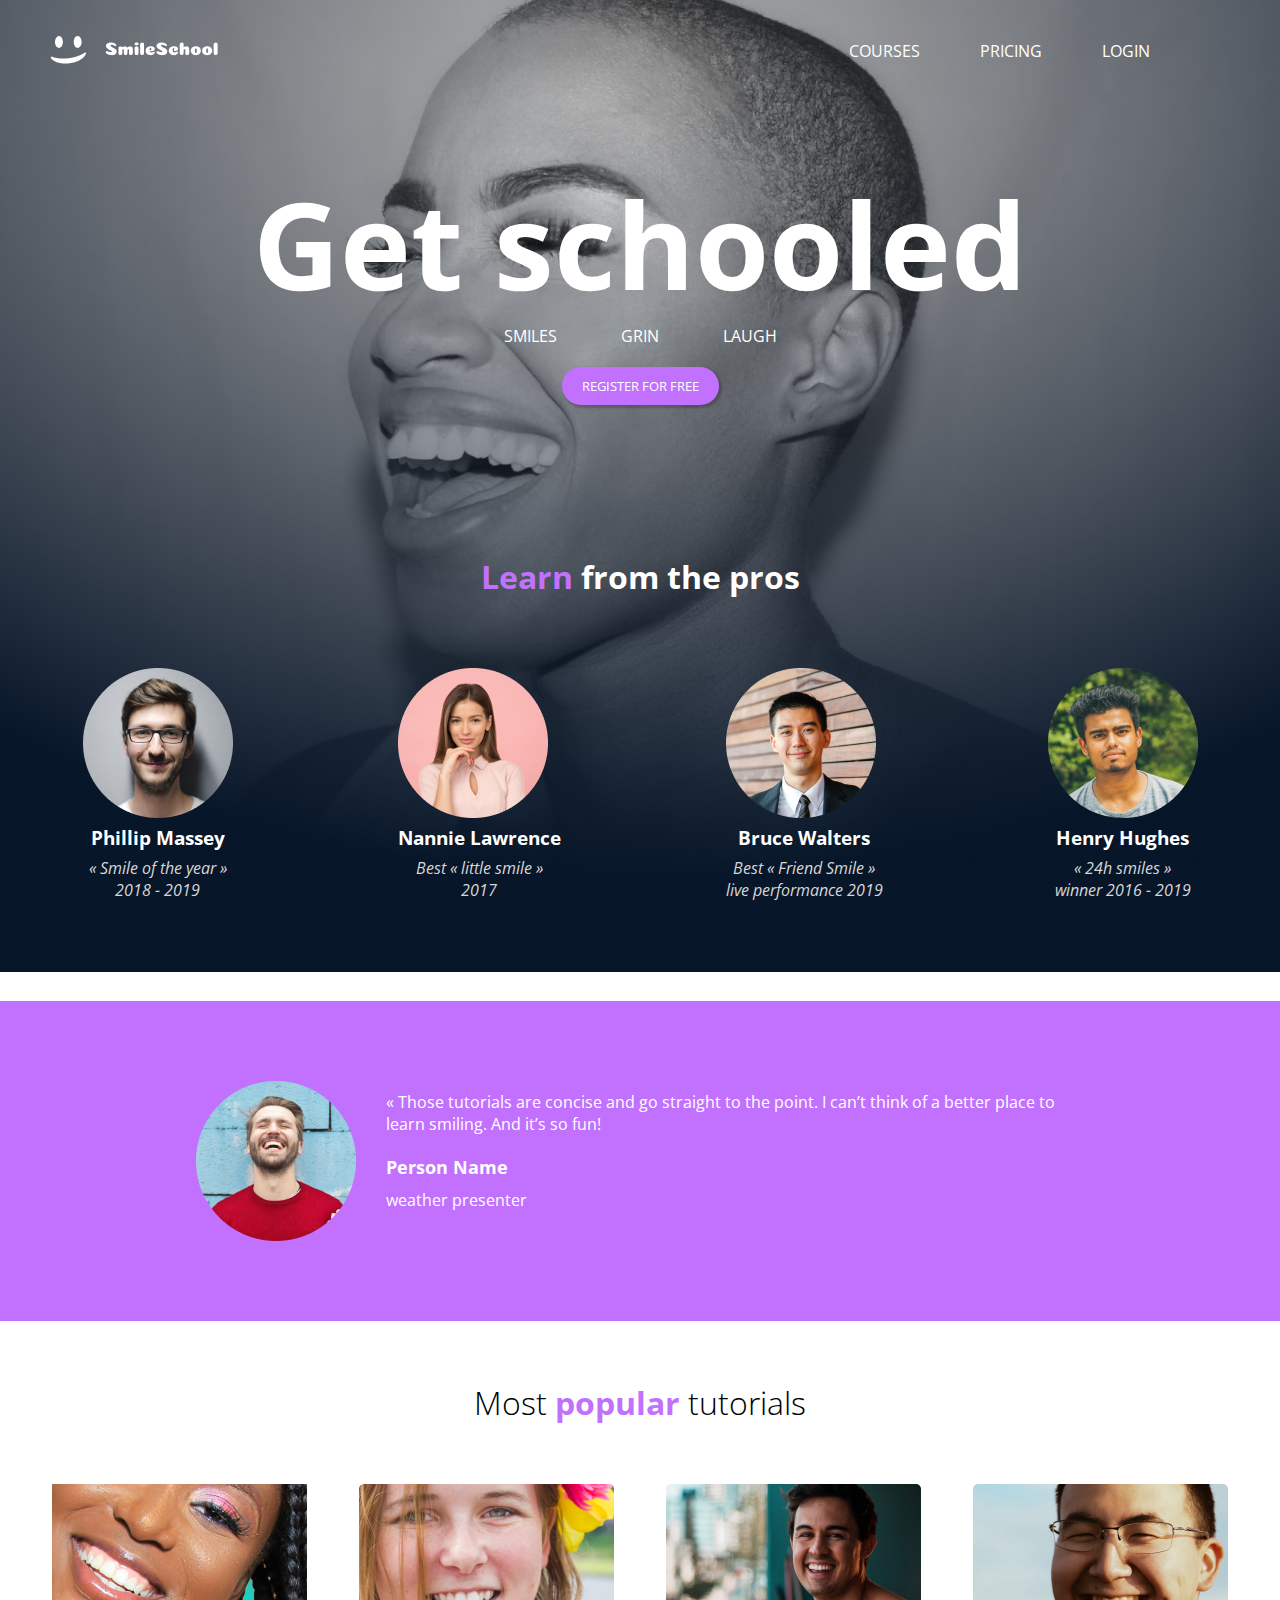
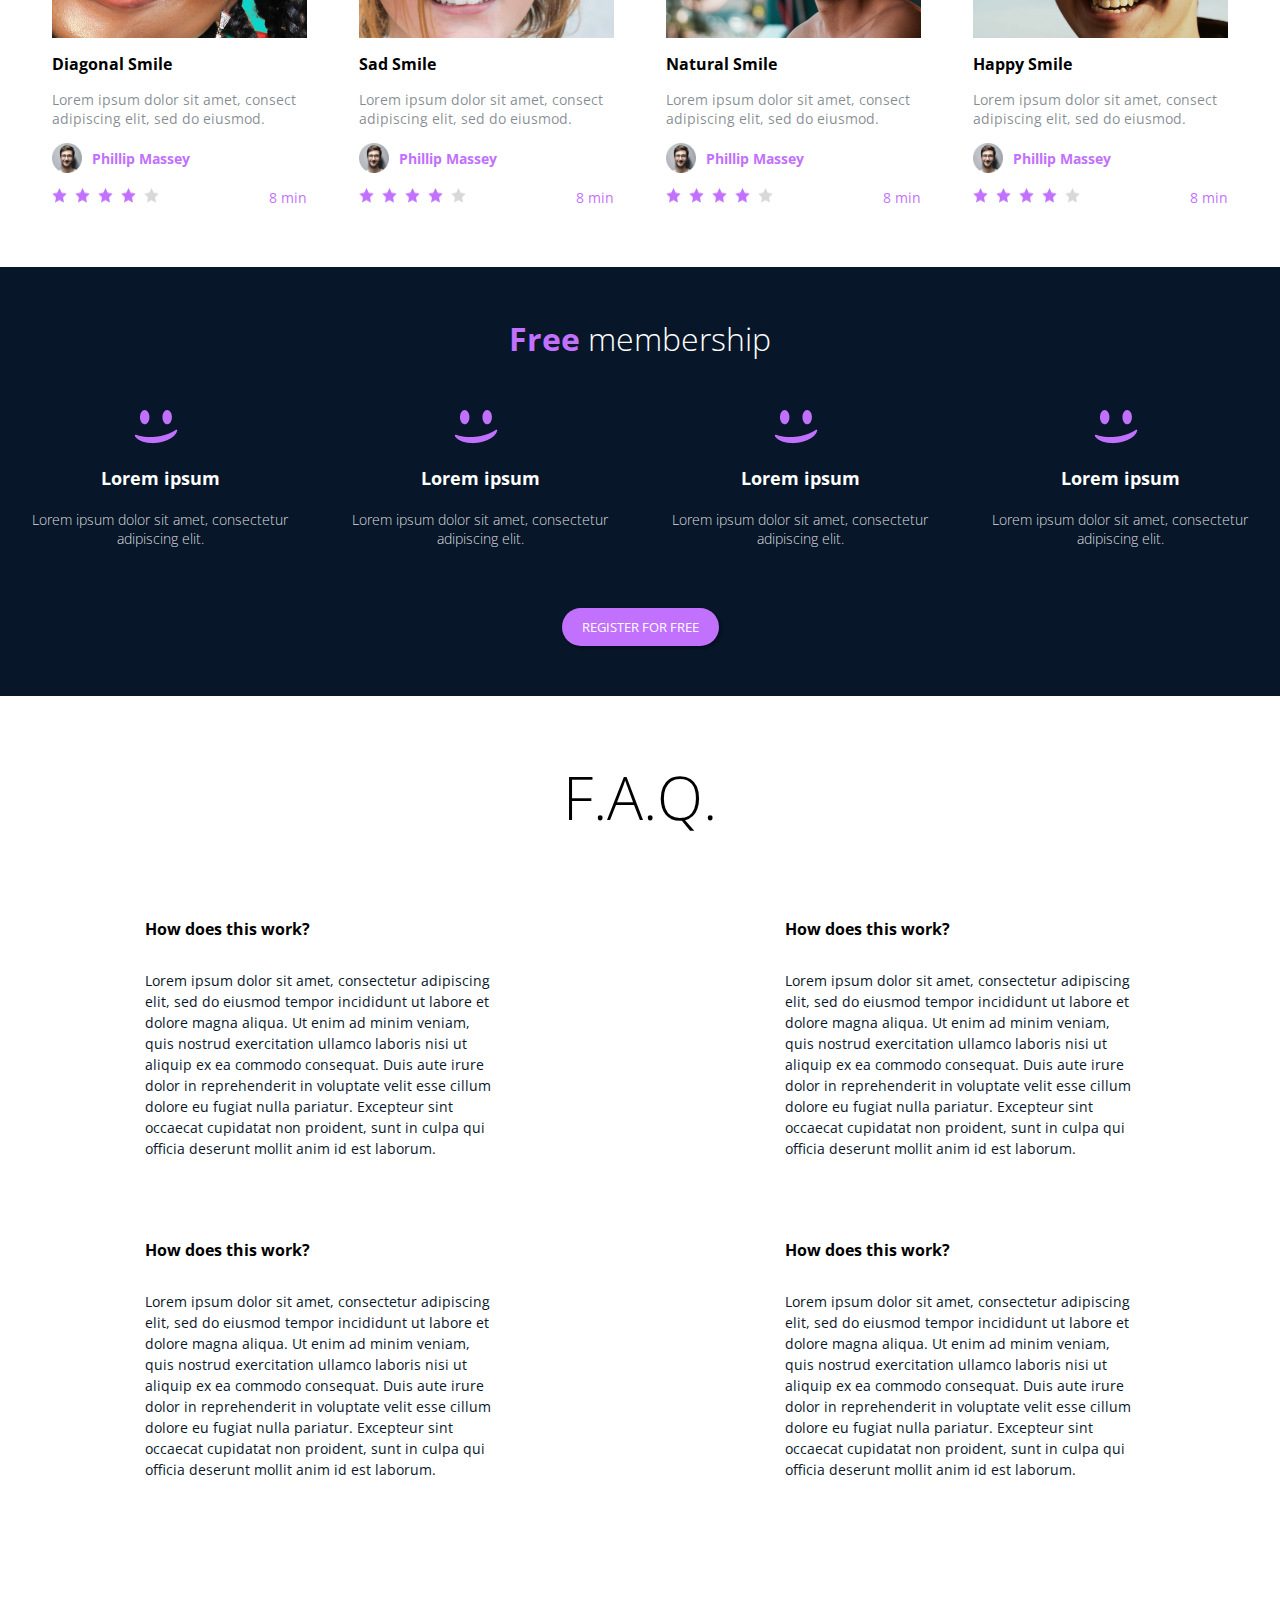
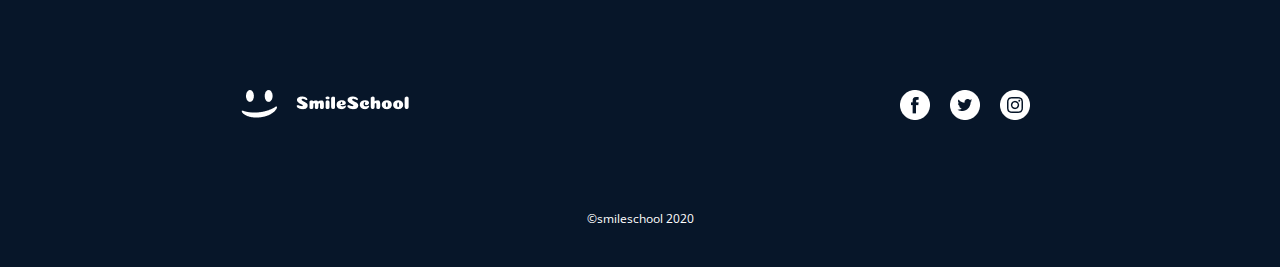
<file: css_advanced/index.html>
<!DOCTYPE html>
<html lang="en">
    <head>
        <meta charset="UTF-8" />
        <meta name="viewport" content="width=device-width, initial-scale=1.0" />
        <title>Document</title>
        <link rel="stylesheet" href="styles.css" />
    </head>
    <body>
        <header>
            <div>
                <a href="#"><img src="./assets/logo.png" alt="" /></a>
                <div>
                    <a href="#">Courses</a>
                    <a href="#">Pricing</a>
                    <a href="#">Login</a>
                </div>
            </div>
        </header>

        <main>
            <section>
                <div>
                    <h1>Get schooled</h1>
                    <p class="sub-title">Smiles Grin Laugh</p>
                    <button>Register for free</button>
                </div>

                <div>
                    <h2><span>Learn</span> from the pros</h2>

                    <div>
                        <div>
                            <img src="./assets/1.png" alt="Image" />
                            <h3>Phillip Massey</h3>
                            <p>
                                « Smile of the year » <br />
                                2018 - 2019
                            </p>
                        </div>

                        <div>
                            <img src="./assets/2.png" alt="Image" />
                            <h3>Nannie Lawrence</h3>
                            <p>
                                Best « little smile » <br />
                                2017
                            </p>
                        </div>

                        <div>
                            <img src="./assets/3.png" alt="Image" />
                            <h3>Bruce Walters</h3>
                            <p>
                                Best « Friend Smile » <br />
                                live performance 2019
                            </p>
                        </div>

                        <div>
                            <img src="./assets/4.png" alt="Image" />
                            <h3>Henry Hughes</h3>
                            <p>
                                « 24h smiles » <br />
                                winner 2016 - 2019
                            </p>
                        </div>
                    </div>
                </div>
            </section>

            <section>
                <div>
                    <img src="./assets/5.png" alt="Image" />
                    <div>
                        <blockquote>
                            « Those tutorials are concise and go straight to the
                            point. I can’t think of a better place to learn
                            smiling. And it’s so fun!
                        </blockquote>
                        <p class="author">Person Name</p>
                        <p>weather presenter</p>
                    </div>
                </div>
            </section>

            <section>
                <h1>Most <span>popular</span> tutorials</h1>

                <div class="vd-block">
                    <!-- Video block -->
                    <div class="vd">
                        <img src="./assets/6.png" alt="Image" />
                        <h2>Diagonal Smile</h2>
                        <p>
                            Lorem ipsum dolor sit amet, consect adipiscing elit,
                            sed do eiusmod.
                        </p>
                        <!-- Block for Author -->
                        <div class="vd-author">
                            <img src="./assets/1.png" alt="Image" />
                            <h3>Phillip Massey</h3>
                        </div>
                        <!-- Block for rating -->
                        <div class="vd-rat">
                            <div>
                                <img src="./assets/star.png" alt="Star" />
                                <img src="./assets/star.png" alt="Star" />
                                <img src="./assets/star.png" alt="Star" />
                                <img src="./assets/star.png" alt="Star" />
                                <img src="./assets/blank_star.png" alt="Star" />
                            </div>
                            <p>8 min</p>
                        </div>
                    </div>

                    <!-- Video block -->
                    <div class="vd">
                        <img src="./assets/7.png" alt="Image" />
                        <h2>Sad Smile</h2>
                        <p>
                            Lorem ipsum dolor sit amet, consect adipiscing elit,
                            sed do eiusmod.
                        </p>
                        <!-- Block for Author -->
                        <div class="vd-author">
                            <img src="./assets/1.png" alt="Image" />
                            <h3>Phillip Massey</h3>
                        </div>
                        <!-- Block for rating -->
                        <div class="vd-rat">
                            <div>
                                <img src="./assets/star.png" alt="Star" />
                                <img src="./assets/star.png" alt="Star" />
                                <img src="./assets/star.png" alt="Star" />
                                <img src="./assets/star.png" alt="Star" />
                                <img src="./assets/blank_star.png" alt="Star" />
                            </div>
                            <p>8 min</p>
                        </div>
                    </div>

                    <!-- Video block -->
                    <div class="vd">
                        <img src="./assets/8.png" alt="Image" />
                        <h2>Natural Smile</h2>
                        <p>
                            Lorem ipsum dolor sit amet, consect adipiscing elit,
                            sed do eiusmod.
                        </p>
                        <!-- Block for Author -->
                        <div class="vd-author">
                            <img src="./assets/1.png" alt="Image" />
                            <h3>Phillip Massey</h3>
                        </div>
                        <!-- Block for rating -->
                        <div class="vd-rat">
                            <div>
                                <img src="./assets/star.png" alt="Star" />
                                <img src="./assets/star.png" alt="Star" />
                                <img src="./assets/star.png" alt="Star" />
                                <img src="./assets/star.png" alt="Star" />
                                <img src="./assets/blank_star.png" alt="Star" />
                            </div>
                            <p>8 min</p>
                        </div>
                    </div>

                    <!-- Video block -->
                    <div class="vd">
                        <img src="./assets/9.png" alt="Image" />
                        <h2>Happy Smile</h2>
                        <p>
                            Lorem ipsum dolor sit amet, consect adipiscing elit,
                            sed do eiusmod.
                        </p>
                        <!-- Block for Author -->
                        <div class="vd-author">
                            <img src="./assets/1.png" alt="Image" />
                            <h3>Phillip Massey</h3>
                        </div>
                        <!-- Block for rating -->
                        <div class="vd-rat">
                            <div>
                                <img src="./assets/star.png" alt="Star" />
                                <img src="./assets/star.png" alt="Star" />
                                <img src="./assets/star.png" alt="Star" />
                                <img src="./assets/star.png" alt="Star" />
                                <img src="./assets/blank_star.png" alt="Star" />
                            </div>
                            <p>8 min</p>
                        </div>
                    </div>
                </div>
            </section>

            <!-- Membership section -->
            <section>
                <h1><span>Free</span> membership</h1>

                <div>
                    <!-- Membership block -->
                    <div>
                        <img src="./assets/smile.png" alt="Image" />
                        <h2>Lorem ipsum</h2>
                        <p>
                            Lorem ipsum dolor sit amet, consectetur adipiscing
                            elit.
                        </p>
                    </div>

                    <!-- Membership block -->
                    <div>
                        <img src="./assets/smile.png" alt="Image" />
                        <h2>Lorem ipsum</h2>
                        <p>
                            Lorem ipsum dolor sit amet, consectetur adipiscing
                            elit.
                        </p>
                    </div>

                    <!-- Membership block -->
                    <div>
                        <img src="./assets/smile.png" alt="Image" />
                        <h2>Lorem ipsum</h2>
                        <p>
                            Lorem ipsum dolor sit amet, consectetur adipiscing
                            elit.
                        </p>
                    </div>

                    <!-- Membership block -->
                    <div>
                        <img src="./assets/smile.png" alt="Image" />
                        <h2>Lorem ipsum</h2>
                        <p>
                            Lorem ipsum dolor sit amet, consectetur adipiscing
                            elit.
                        </p>
                    </div>
                </div>

                <button>REGISTER FOR FREE</button>
            </section>

            <!-- FAQ Section -->
            <section>
                <h1 class="title">F.A.Q.</h1>

                <div class="block">
                    <!-- Row block -->
                    <div class="row">
                        <!-- item block -->
                        <div>
                            <h2>How does this work?</h2>
                            <p>
                                Lorem ipsum dolor sit amet, consectetur
                                adipiscing elit, sed do eiusmod tempor
                                incididunt ut labore et dolore magna aliqua. Ut
                                enim ad minim veniam, quis nostrud exercitation
                                ullamco laboris nisi ut aliquip ex ea commodo
                                consequat. Duis aute irure dolor in
                                reprehenderit in voluptate velit esse cillum
                                dolore eu fugiat nulla pariatur. Excepteur sint
                                occaecat cupidatat non proident, sunt in culpa
                                qui officia deserunt mollit anim id est laborum.
                            </p>
                        </div>

                        <!-- item block -->
                        <div>
                            <h2>How does this work?</h2>
                            <p>
                                Lorem ipsum dolor sit amet, consectetur
                                adipiscing elit, sed do eiusmod tempor
                                incididunt ut labore et dolore magna aliqua. Ut
                                enim ad minim veniam, quis nostrud exercitation
                                ullamco laboris nisi ut aliquip ex ea commodo
                                consequat. Duis aute irure dolor in
                                reprehenderit in voluptate velit esse cillum
                                dolore eu fugiat nulla pariatur. Excepteur sint
                                occaecat cupidatat non proident, sunt in culpa
                                qui officia deserunt mollit anim id est laborum.
                            </p>
                        </div>
                    </div>

                    <!-- Row block -->
                    <div class="row">
                        <!-- item block -->
                        <div>
                            <h2>How does this work?</h2>
                            <p>
                                Lorem ipsum dolor sit amet, consectetur
                                adipiscing elit, sed do eiusmod tempor
                                incididunt ut labore et dolore magna aliqua. Ut
                                enim ad minim veniam, quis nostrud exercitation
                                ullamco laboris nisi ut aliquip ex ea commodo
                                consequat. Duis aute irure dolor in
                                reprehenderit in voluptate velit esse cillum
                                dolore eu fugiat nulla pariatur. Excepteur sint
                                occaecat cupidatat non proident, sunt in culpa
                                qui officia deserunt mollit anim id est laborum.
                            </p>
                        </div>

                        <!-- item block -->
                        <div>
                            <h2>How does this work?</h2>
                            <p>
                                Lorem ipsum dolor sit amet, consectetur
                                adipiscing elit, sed do eiusmod tempor
                                incididunt ut labore et dolore magna aliqua. Ut
                                enim ad minim veniam, quis nostrud exercitation
                                ullamco laboris nisi ut aliquip ex ea commodo
                                consequat. Duis aute irure dolor in
                                reprehenderit in voluptate velit esse cillum
                                dolore eu fugiat nulla pariatur. Excepteur sint
                                occaecat cupidatat non proident, sunt in culpa
                                qui officia deserunt mollit anim id est laborum.
                            </p>
                        </div>
                    </div>
                </div>
            </section>
        </main>

        <footer>
            <div>
                <!-- row block -->
                <div class="block">
                    <div>
                        <img src="./assets/logo.png" alt="Logo" />
                    </div>

                    <!-- block -->
                    <div>
                        <a href="#"
                            ><img src="./assets/Facebook_White.png" alt="Image"
                        /></a>
                        <a href="#"
                            ><img src="./assets/Twitter_White.png" alt="Image"
                        /></a>
                        <a href="#"
                            ><img
                                src="./assets/Instagram_White.png"
                                alt="Image"
                        /></a>
                    </div>
                </div>
                <p>©smileschool 2020</p>
            </div>
        </footer>
    </body>
</html>
</file>
<file: css_advanced/styles.css>
@import url("https://fonts.googleapis.com/css2?family=Open+Sans&display=swap");

* {
    padding: 0;
    margin: 0;
    text-decoration: none;
    font-family: "Open Sans", sans-serif;
}

body {
    background-image: url("./assets/background.png");
    background-repeat: no-repeat;
    max-height: 100vh;
    background-position: start;
    background-size: cover;
}

/* Start in Header */

header {
    text-transform: uppercase;
}

header div {
    color: white;
    display: flex;
    justify-content: space-between;
    align-items: center;
    padding: 20px 50px;
}

header div div a {
    color: white;
    margin: 0 30px;
}

/* End Header Style */

/* Start in first section */

section:nth-child(1) div:nth-child(1) {
    margin: 60px 0;
    text-align: center;
}

section:nth-child(1) div:nth-child(1) h1 {
    font-size: 120px;
    color: white;
}

.sub-title {
    text-transform: uppercase;
    color: white;
    word-spacing: 60px;
}

/* section:nth-child(1) div:nth-child(1) button { */
button {
    background-color: #c271ff;
    color: white;
    padding: 10px 20px;
    margin: 20px;
    border: 0;
    border-radius: 20px;
    text-transform: uppercase;
    box-shadow: 2px 2px 2px 1px rgba(0, 0, 0, 0.2);
}

section:nth-child(1) div:nth-child(2) {
    text-align: center;
    padding-bottom: 10px;
}

section:nth-child(1) div:nth-child(2) h2 {
    padding-top: 70px;
    font-size: 32px;
    color: white;
}

section:nth-child(1) div:nth-child(2) h2 span {
    color: #c271ff;
}

section:nth-child(1) div:nth-child(2) div {
    display: flex;
    justify-content: space-around;
    margin: 50px 0;
}

section:nth-child(1) div:nth-child(2) div div {
    margin: 20px;
}

section:nth-child(1) div:nth-child(2) div div,
img,
h3,
p {
    display: block;
}

section:nth-child(1) div:nth-child(2) div div h3 {
    font: bold;
    color: white;
    margin: 0.45rem 0;
}

section:nth-child(1) div:nth-child(2) div div p {
    color: rgb(215, 215, 215);
    font-style: italic;
}

/* End first section */

/* Start Second section */

section:nth-child(2) {
    background-color: #c271ff;
    display: flex;
    justify-content: space-evenly;
    align-items: center;
    padding: 80px 0;
}

section:nth-child(2) div:nth-child(1) {
    color: white;
}

section:nth-child(2) blockquote {
    margin-top: 10px;
}

.author {
    font-weight: bold;
    font-size: large;
    margin: 20px 0 10px 0;
}

section:nth-child(2) img {
    width: 160px;
    float: left;
    margin-right: 30px;
}

/* End Second section */

/* Start third section */

section:nth-child(3) {
    text-align: center;
    padding-bottom: 30px;
}

section:nth-child(3) h1 {
    font-size: 32px;
    font-weight: 300;
    margin: 60px 0;
}

section:nth-child(3) h1 span {
    font-weight: bold;
    color: #c271ff;
}

.vd-block {
    display: flex;
    justify-content: space-evenly;
    text-align: left;
}

.vd {
    max-width: 255px;
}

.vd h2 {
    font-size: 16px;
    margin: 15px 0;
}

.vd p {
    color: #07162980;
    font-size: 14px;
    margin-bottom: 15px;
}

.vd-author {
    display: flex;
    align-items: center;
}

.vd-author img {
    width: 30px;
}

.vd-author h3 {
    font-size: 14px;
    margin-left: 10px;
    color: #c271ff;
}

.vd-rat {
    display: flex;
    margin: 15px 0;
    justify-content: space-between;
}

.vd-rat div img {
    width: 15px;
    height: 15px;
    margin-right: 8px;
}

.vd-rat div {
    display: flex;
}

.vd-rat p {
    color: #c271ff;
}

/* End third section */

/* Start membership section */

section:nth-child(4) {
    text-align: center;
    background-color: #071629;
    color: white;
}

section:nth-child(4) h1 {
    padding: 50px 0;
    font-weight: 300;
}

section:nth-child(4) h1 span {
    font-weight: bold;
    color: #c271ff;
}

section:nth-child(4) div {
    display: flex;
    justify-content: space-around;
}

section:nth-child(4) div div,
img,
h2,
p {
    display: block;
}

section:nth-child(4) div div {
    max-width: 257px;
}

section:nth-child(4) div div img {
    text-align: center;
    margin-left: 40%;
}

section:nth-child(4) div div h2 {
    margin: 20px 0;
    font-size: 18px;
}

section:nth-child(4) div div p {
    font-size: 14px;
    font-weight: 300;
    color: rgb(221, 221, 221);
}

section:nth-child(4) button {
    margin: 60px 0 50px 0;
}

/* End membership section */

/* Start FAQ section */

section:nth-child(5) {
    margin: 0 0 60px 0;
    text-align: center;
}

section:nth-child(5) .title {
    font-size: 60px;
    font-weight: 300;
    margin: 60px 0;
}

section:nth-child(5) .block .row {
    display: flex;
    justify-content: space-around;
}

section:nth-child(5) .block .row div {
    text-align: left;
    max-width: 350px;
    margin-bottom: 60px;
}

section:nth-child(5) .block .row div h2 {
    margin: 20px 0 30px 0;
    font-size: 16px;
    font-weight: 700;
}

section:nth-child(5) .block .row div p {
    font-size: 14px;
    font-weight: 400;
    color: #071629;
    line-height: 1.5;
}

/* End FAQ section */

/* Start in Footer */

footer {
    background-color: #071629;
    color: white;
}

footer .block {
    display: flex;
    justify-content: space-around;
    padding: 90px 0;
    text-align: center;
}

footer .block div:nth-child(2) {
    display: flex;
}

footer .block div:nth-child(2) a {
    margin: 0 10px;
}

footer p {
    text-align: center;
    color: white;
    font-size: 12px;
    font-weight: 400;
    padding-bottom: 40px;
}

/* End in Footer */
</file>
